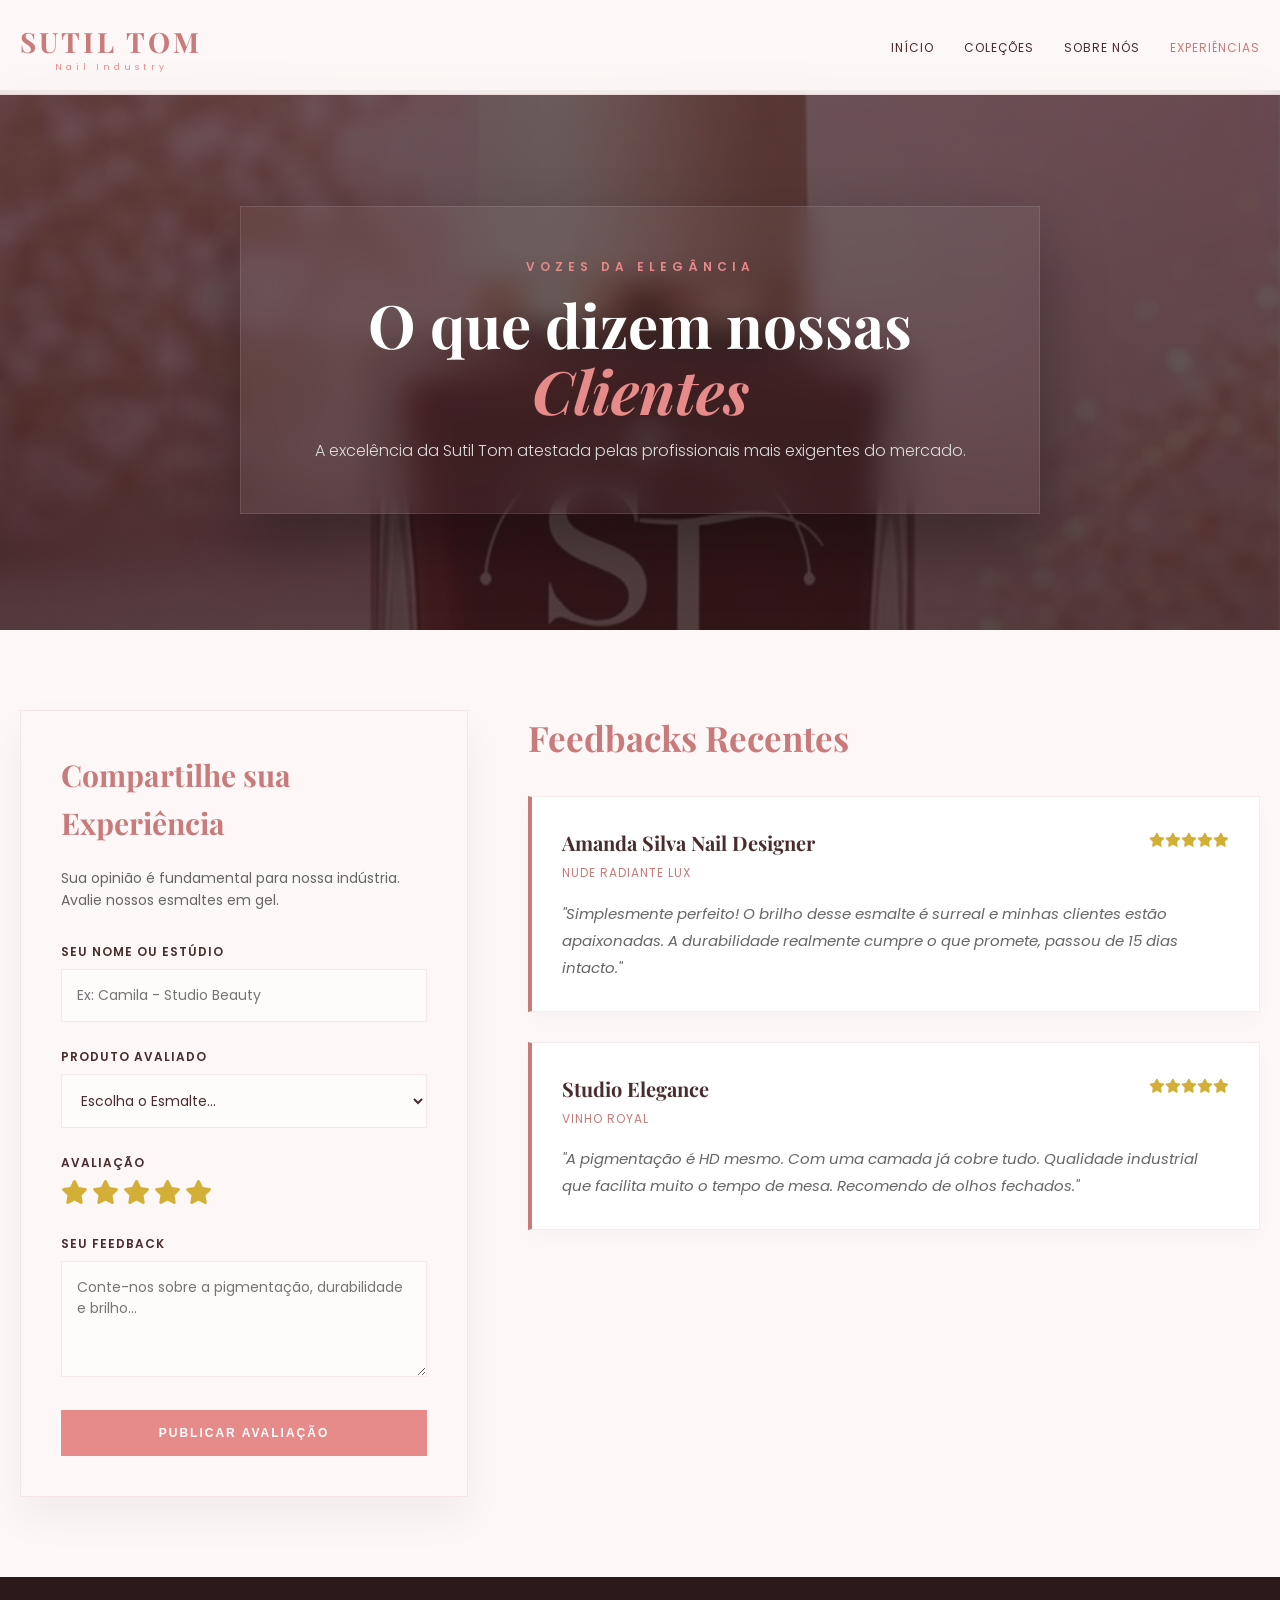
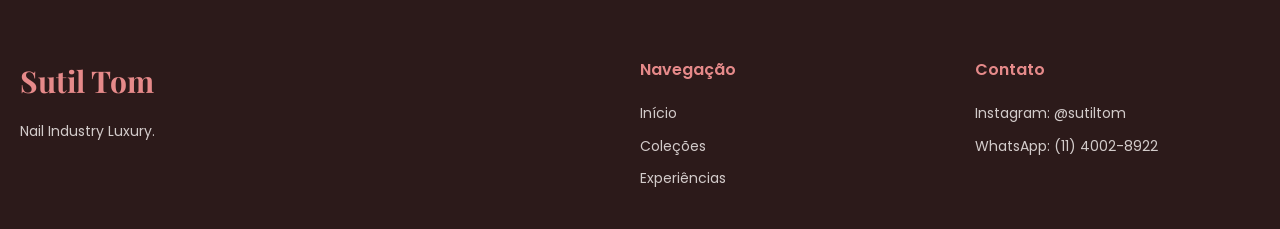
<file: avaliacoes.html>
<!DOCTYPE html>
<html lang="pt-br">
<head>
    <meta charset="UTF-8">
    <meta name="viewport" content="width=device-width, initial-scale=1.0">
    <title>Experiências | Sutil Tom</title>
    <link rel="stylesheet" href="estilo.css">
    <link rel="stylesheet" href="https://cdnjs.cloudflare.com/ajax/libs/font-awesome/6.0.0/css/all.min.css">
</head>
<body>

    <header>
        <div class="container header-flex">
            <a href="index.html" style="text-decoration: none; color: inherit;">
                <div class="logo">
                    <h1>Sutil Tom</h1>
                    <p>Nail Industry</p>
                </div>
            </a>
            <nav>
                <ul>
                    <li><a href="index.html">início</a></li>
                    <li><a href="cores.html">Coleções</a></li>
                    <li><a href="sobre.html">Sobre Nós</a></li>
                    <li><a href="avaliacoes.html" class="active">Experiências</a></li>
                </ul>
            </nav>
        </div>
    </header>

    <section class="hero-premium" style="background: linear-gradient(rgba(44, 26, 26, 0.7), rgba(44, 26, 26, 0.8)), url('imagens/WhatsApp Image 2026-03-20 at 16.04.34.jpeg') center/cover fixed; height: 60vh;">
        <div class="container" style="display: flex; flex-direction: column; justify-content: center; align-items: center; height: 100%;">
            <div class="hero-content" style="background: rgba(255, 255, 255, 0.05); border: 1px solid rgba(255,255,255,0.1); padding: 50px 30px; text-align: center; width: 100%; max-width: 800px; box-shadow: 0 30px 60px rgba(0,0,0,0.3);">
                <span class="sku-label" style="letter-spacing: 5px; color: var(--accent-rosé);">VOZES DA ELEGÂNCIA</span>
                <h2 style="font-family: 'Playfair Display', serif; font-size: clamp(35px, 6vw, 60px); color: #ffffff; margin: 15px 0;">O que dizem nossas <span>Clientes</span></h2>
                <p style="color: #dddddd; font-weight: 300;">A excelência da Sutil Tom atestada pelas profissionais mais exigentes do mercado.</p>
            </div>
        </div>
    </section>

    <section class="section-full">
        <div class="container review-container-flex">
            
            <div class="review-form-box">
                <h3 style="font-family: 'Playfair Display'; font-size: 30px; color: var(--primary-rosé); margin-bottom: 20px;">Compartilhe sua Experiência</h3>
                <p style="font-size: 14px; margin-bottom: 30px; color: #666;">Sua opinião é fundamental para nossa indústria. Avalie nossos esmaltes em gel.</p>
                
                <form id="form-avaliacao">
                    <div class="input-group">
                        <label for="nome">Seu Nome ou Estúdio</label>
                        <input type="text" id="nome" required placeholder="Ex: Camila - Studio Beauty">
                    </div>
                    
                    <div class="input-group">
                        <label for="produto">Produto Avaliado</label>
                        <select id="produto" required>
                            <option value="" disabled selected>Escolha o Esmalte...</option>
                            <option value="Nude Radiante Lux">Nude Radiante Lux</option>
                            <option value="Nude Absoluto">Nude Absoluto</option>
                            <option value="Vinho Royal">Vinho Royal</option>
                            <option value="Ametista Radiante">Ametista Radiante</option>
                            <option value="Outro (Coleção Aurora)">Coleção Aurora Boreal</option>
                        </select>
                    </div>

                    <div class="input-group">
                        <label>Avaliação</label>
                        <div class="star-rating-input" id="star-selector">
                            <i class="fas fa-star" data-value="1"></i>
                            <i class="fas fa-star" data-value="2"></i>
                            <i class="fas fa-star" data-value="3"></i>
                            <i class="fas fa-star" data-value="4"></i>
                            <i class="fas fa-star" data-value="5"></i>
                        </div>
                        <input type="hidden" id="nota" value="5" required>
                    </div>

                    <div class="input-group">
                        <label for="comentario">Seu Feedback</label>
                        <textarea id="comentario" rows="4" required placeholder="Conte-nos sobre a pigmentação, durabilidade e brilho..."></textarea>
                    </div>

                    <button type="submit" class="btn-lux" style="width: 100%; text-align: center;">Publicar Avaliação</button>
                </form>
            </div>

            <div class="review-feed">
                <div class="section-header" style="text-align: left; margin-bottom: 30px;">
                    <h2 style="font-size: 35px;">Feedbacks Recentes</h2>
                </div>
                
                <div id="lista-avaliacoes" class="reviews-grid">
                    <div class="review-card">
                        <div class="review-header">
                            <div class="reviewer-info">
                                <h4>Amanda Silva Nail Designer</h4>
                                <span>Nude Radiante Lux</span>
                            </div>
                            <div class="stars"><i class="fas fa-star"></i><i class="fas fa-star"></i><i class="fas fa-star"></i><i class="fas fa-star"></i><i class="fas fa-star"></i></div>
                        </div>
                        <p class="review-text">"Simplesmente perfeito! O brilho desse esmalte é surreal e minhas clientes estão apaixonadas. A durabilidade realmente cumpre o que promete, passou de 15 dias intacto."</p>
                    </div>

                    <div class="review-card">
                        <div class="review-header">
                            <div class="reviewer-info">
                                <h4>Studio Elegance</h4>
                                <span>Vinho Royal</span>
                            </div>
                            <div class="stars"><i class="fas fa-star"></i><i class="fas fa-star"></i><i class="fas fa-star"></i><i class="fas fa-star"></i><i class="fas fa-star"></i></div>
                        </div>
                        <p class="review-text">"A pigmentação é HD mesmo. Com uma camada já cobre tudo. Qualidade industrial que facilita muito o tempo de mesa. Recomendo de olhos fechados."</p>
                    </div>
                </div>
            </div>
        </div>
    </section>

    <footer>
        <div class="container footer-grid">
            <div class="footer-logo">
                <h2>Sutil Tom</h2>
                <p style="font-size: 14px; opacity: 0.8; margin-top: 10px;">Nail Industry Luxury.</p>
            </div>
            <div class="footer-links">
                <h4 style="color: var(--accent-rosé); margin-bottom: 20px; font-weight: 600;">Navegação</h4>
                <a href="index.html">Início</a>
                <a href="cores.html">Coleções</a>
                <a href="avaliacoes.html">Experiências</a>
            </div>
            <div class="footer-links">
                <h4 style="color: var(--accent-rosé); margin-bottom: 20px; font-weight: 600;">Contato</h4>
                <a href="#">Instagram: @sutiltom</a>
                <a href="#">WhatsApp: (11) 4002-8922</a>
            </div>
        </div>
    </footer>

    <script>
        // Lógica para selecionar as estrelas no formulário
        const stars = document.querySelectorAll('#star-selector i');
        const inputNota = document.getElementById('nota');

        stars.forEach(star => {
            star.addEventListener('click', () => {
                const value = star.getAttribute('data-value');
                inputNota.value = value;
                
                stars.forEach(s => {
                    s.classList.remove('active');
                    if (s.getAttribute('data-value') <= value) {
                        s.classList.add('active');
                    }
                });
            });
            // Inicia todas marcadas
            star.classList.add('active'); 
        });

        // Lógica para receber o formulário e criar um novo card
        const form = document.getElementById('form-avaliacao');
        const lista = document.getElementById('lista-avaliacoes');

        form.addEventListener('submit', function(e) {
            e.preventDefault(); // Impede a página de recarregar

            // Pega os valores digitados
            const nome = document.getElementById('nome').value;
            const produto = document.getElementById('produto').value;
            const nota = inputNota.value;
            const comentario = document.getElementById('comentario').value;

            // Gera as estrelas em HTML
            let starsHTML = '';
            for(let i = 0; i < 5; i++) {
                if(i < nota) starsHTML += '<i class="fas fa-star"></i>';
                else starsHTML += '<i class="far fa-star"></i>'; // estrela vazia
            }

            // Cria o novo elemento HTML do comentário
            const novoCard = document.createElement('div');
            novoCard.classList.add('review-card', 'new-review-anim');
            
            novoCard.innerHTML = `
                <div class="review-header">
                    <div class="reviewer-info">
                        <h4>${nome}</h4>
                        <span>${produto}</span>
                    </div>
                    <div class="stars">${starsHTML}</div>
                </div>
                <p class="review-text">"${comentario}"</p>
            `;

            // Adiciona o novo comentário no topo da lista
            lista.prepend(novoCard);

            // Limpa o formulário e mostra um alerta chique
            form.reset();
            stars.forEach(s => s.classList.add('active')); // reseta as estrelas
            inputNota.value = "5";
            
            alert("Muito obrigado! Sua avaliação foi adicionada ao nosso mural.");
        });
    </script>
</body>
</html>
</file>
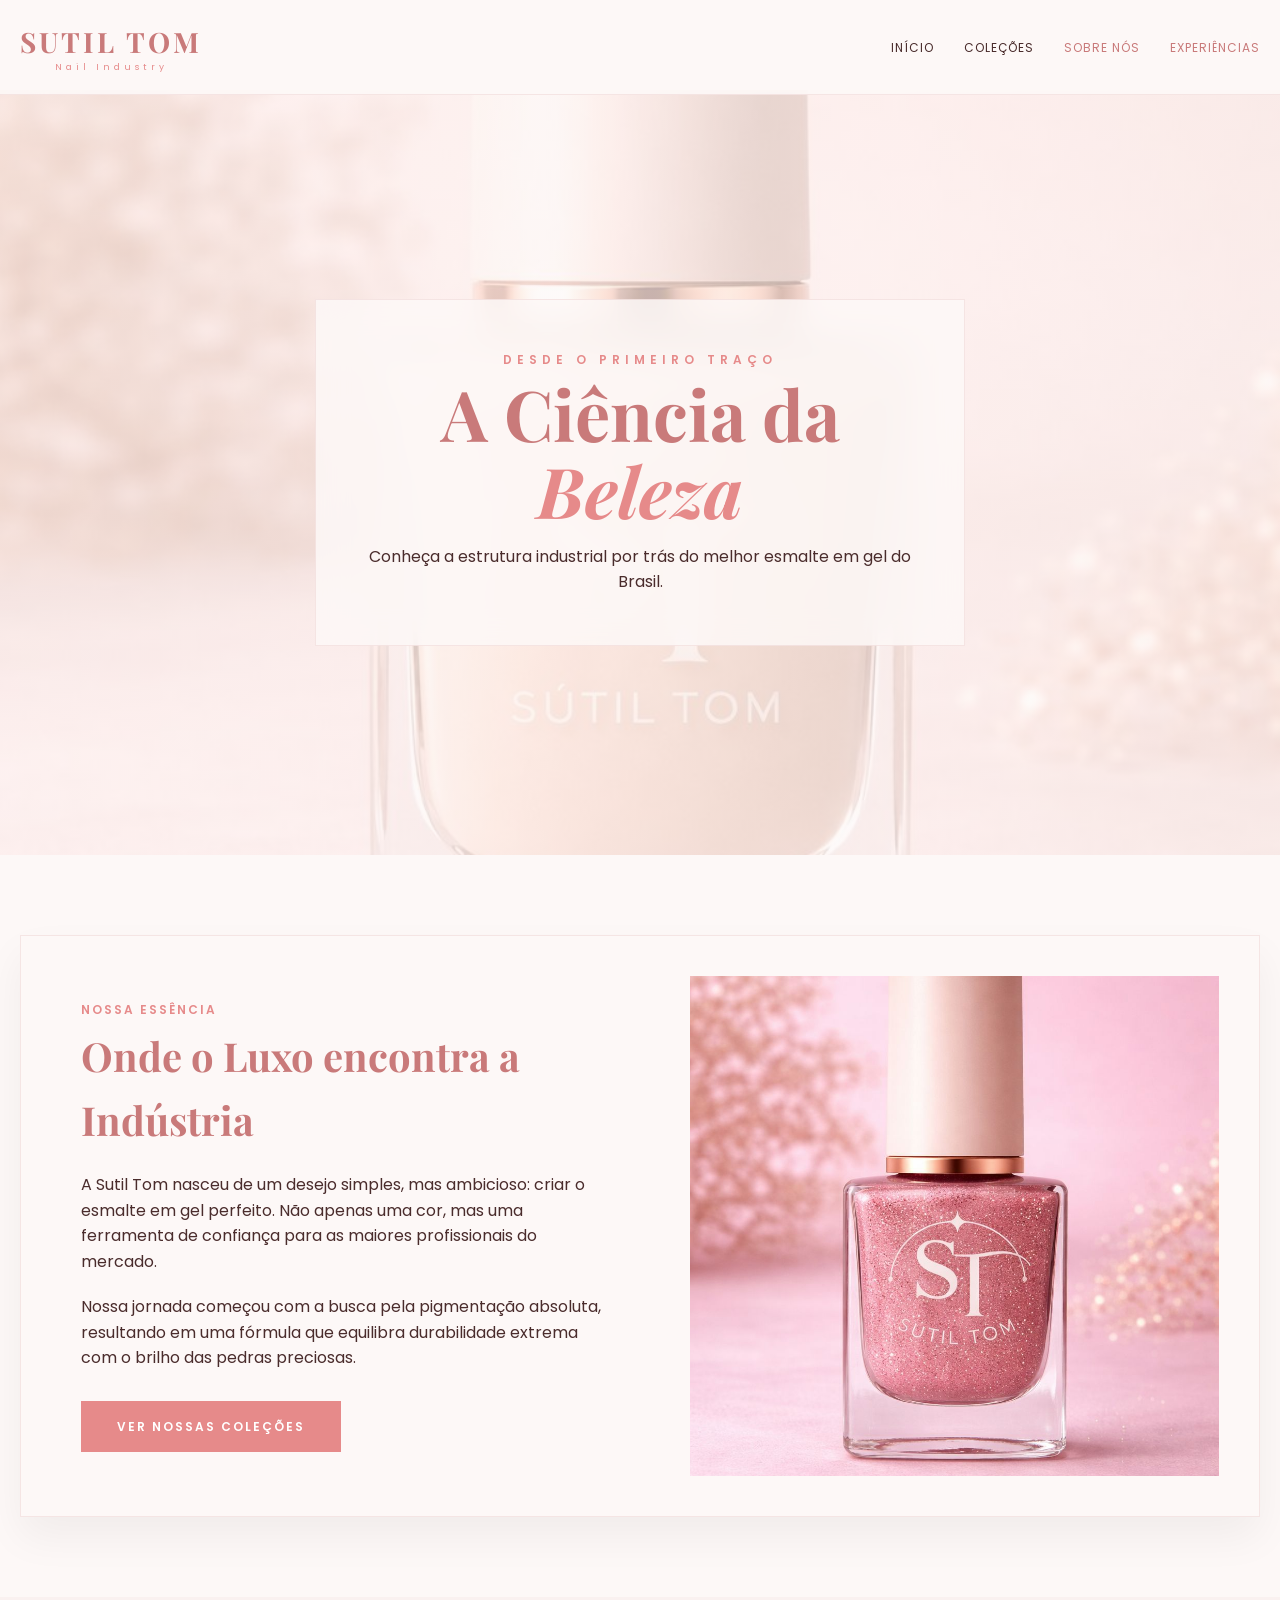
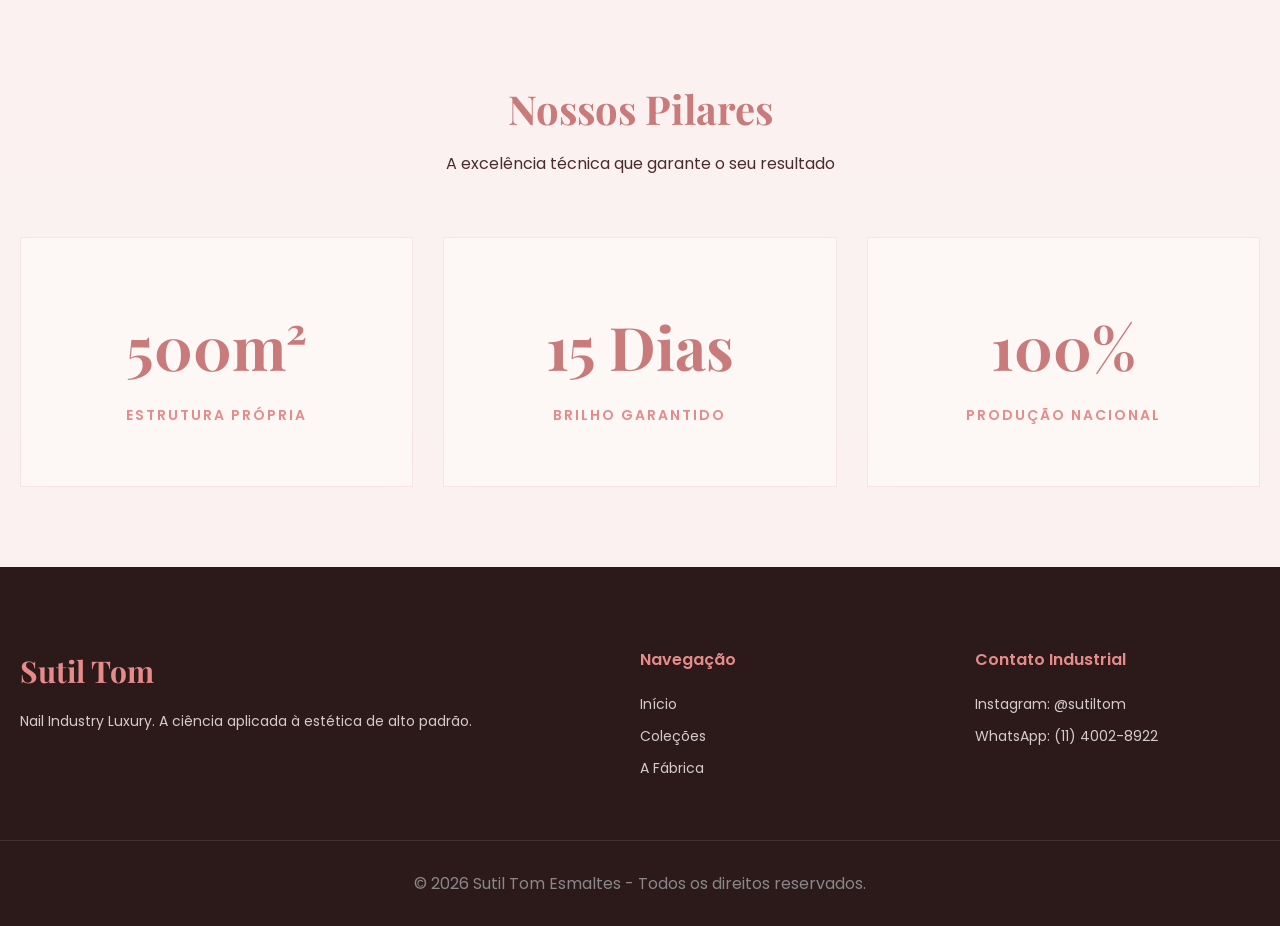
<file: sobre.html>
<!DOCTYPE html>
<html lang="pt-br">
<head>
    <meta charset="UTF-8">
    <meta name="viewport" content="width=device-width, initial-scale=1.0">
    <title>A Fábrica | Sutil Tom</title>
    <link rel="stylesheet" href="estilo.css">
</head>
<body>

    <header>
        <div class="container header-flex">
            <a href="index.html" style="text-decoration: none; color: inherit;">
                <div class="logo">
                    <h1>Sutil Tom</h1>
                    <p>Nail Industry</p>
                </div>
            </a>
            <nav>
                <ul>
                    <li><a href="index.html">início</a></li>
                    <li><a href="cores.html">Coleções</a></li>
                    <li><a href="sobre.html" class="active">Sobre Nós</a></li>
                    <li><a href="avaliacoes.html" class="active">Experiências</a></li>
                </ul>
            </nav>
        </div>
    </header>

    <section class="hero-premium" style="background: linear-gradient(rgba(253, 248, 247, 0.7), rgba(253, 248, 247, 0.7)), url('imagens/WhatsApp Image 2026-03-20 at 15.53.39.jpeg') center/cover fixed;">
        <div class="container">
            <div class="hero-content" style="margin: 0 auto;">
                <span class="sku-label" style="letter-spacing: 5px;">DESDE O PRIMEIRO TRAÇO</span>
                <h2>A Ciência da <span>Beleza</span></h2>
                <p>Conheça a estrutura industrial por trás do melhor esmalte em gel do Brasil.</p>
            </div>
        </div>
    </section>

    <section class="section-full">
        <div class="container">
            <div class="velvet-flex" style="display: flex; align-items: center; gap: 60px; background: var(--glass-bg); padding: 40px; border: 1px solid var(--glass-border); box-shadow: 0 20px 40px rgba(0,0,0,0.05);">
                <div style="flex: 1; min-width: 300px; padding: 20px;">
                    <span class="sku-label">NOSSA ESSÊNCIA</span>
                    <h3 style="font-family: 'Playfair Display'; font-size: 40px; color: var(--primary-rosé); margin-bottom: 20px;">Onde o Luxo encontra a Indústria</h3>
                    <p style="font-size: 16px; margin-bottom: 20px; color: var(--dark-text);">A Sutil Tom nasceu de um desejo simples, mas ambicioso: criar o esmalte em gel perfeito. Não apenas uma cor, mas uma ferramenta de confiança para as maiores profissionais do mercado.</p>
                    <p style="font-size: 16px; color: var(--dark-text); margin-bottom: 30px;">Nossa jornada começou com a busca pela pigmentação absoluta, resultando em uma fórmula que equilibra durabilidade extrema com o brilho das pedras preciosas.</p>
                    <a href="cores.html" class="btn-lux">Ver Nossas Coleções</a>
                </div>
                <div class="velvet-img" style="flex: 1; min-width: 300px; height: 500px;">
                    <img src="imagens/WhatsApp Image 2026-03-22 at 14.15.44.jpeg" alt="Essência Sutil Tom" style="width: 100%; height: 100%; object-fit: cover;">
                </div>
            </div>
        </div>
    </section>

    <section class="section-full" style="background: rgba(201, 122, 122, 0.05);">
        <div class="container">
            <div class="section-header">
                <h2>Nossos Pilares</h2>
                <p>A excelência técnica que garante o seu resultado</p>
            </div>
            
            <div class="product-grid">
                <div class="product-card" style="padding: 60px 20px; display: flex; flex-direction: column; justify-content: center;">
                    <h3 style="font-family: 'Playfair Display'; font-size: 60px; color: var(--primary-rosé); margin-bottom: 10px;">500m²</h3>
                    <p style="font-size: 14px; font-weight: 600; color: var(--accent-rosé); letter-spacing: 2px; text-transform: uppercase; margin: 0;">Estrutura Própria</p>
                </div>

                <div class="product-card" style="padding: 60px 20px; display: flex; flex-direction: column; justify-content: center;">
                    <h3 style="font-family: 'Playfair Display'; font-size: 60px; color: var(--primary-rosé); margin-bottom: 10px;">15 Dias</h3>
                    <p style="font-size: 14px; font-weight: 600; color: var(--accent-rosé); letter-spacing: 2px; text-transform: uppercase; margin: 0;">Brilho Garantido</p>
                </div>

                <div class="product-card" style="padding: 60px 20px; display: flex; flex-direction: column; justify-content: center;">
                    <h3 style="font-family: 'Playfair Display'; font-size: 60px; color: var(--primary-rosé); margin-bottom: 10px;">100%</h3>
                    <p style="font-size: 14px; font-weight: 600; color: var(--accent-rosé); letter-spacing: 2px; text-transform: uppercase; margin: 0;">Produção Nacional</p>
                </div>
            </div>
        </div>
    </section>

    <footer>
        <div class="container footer-grid">
            <div class="footer-logo">
                <h2>Sutil Tom</h2>
                <p style="font-size: 14px; opacity: 0.8; margin-top: 10px;">Nail Industry Luxury. A ciência aplicada à estética de alto padrão.</p>
            </div>
            <div class="footer-links">
                <h4 style="color: var(--accent-rosé); margin-bottom: 20px; font-weight: 600;">Navegação</h4>
                <a href="index.html">Início</a>
                <a href="cores.html">Coleções</a>
                <a href="sobre.html">A Fábrica</a>
            </div>
            <div class="footer-links">
                <h4 style="color: var(--accent-rosé); margin-bottom: 20px; font-weight: 600;">Contato Industrial</h4>
                <a href="#">Instagram: @sutiltom</a>
                <a href="#">WhatsApp: (11) 4002-8922</a>
            </div>
        </div>
        <div class="footer-bottom" style="text-align: center; padding-top: 30px; margin-top: 50px; border-top: 1px solid rgba(255,255,255,0.1); color: #888;">
            <p>&copy; 2026 Sutil Tom Esmaltes - Todos os direitos reservados.</p>
        </div>
    </footer>

</body>
</html>
</file>
<file: estilo.css>
@import url('https://fonts.googleapis.com/css2?family=Playfair+Display:ital,wght@0,400;0,700;1,400&family=Poppins:wght@300;400;600&display=swap');

* { margin: 0; padding: 0; box-sizing: border-box; scroll-behavior: smooth; }

:root {
    --primary-rosé: #c97a7a;
    --accent-rosé: #e68a8a;
    --dark-text: #4a2c2c;
    --bg-nude: #fdf8f7;
    --glass-bg: rgba(253, 248, 247, 0.85);
    --glass-border: rgba(201, 122, 122, 0.15);
}

body { 
    font-family: 'Poppins', sans-serif; 
    background: var(--bg-nude); 
    color: var(--dark-text); 
    line-height: 1.6; 
    padding-top: 90px; 
    overflow-x: hidden;
}

.container { max-width: 1400px; margin: 0 auto; padding: 0 20px; }

/* HEADER TRANSLÚCIDO E FIXO */
header {
    background: var(--glass-bg);
    backdrop-filter: blur(20px);
    -webkit-backdrop-filter: blur(20px);
    position: fixed;
    width: 100%; top: 0; z-index: 1000;
    padding: 20px 0;
    border-bottom: 1px solid var(--glass-border);
}

.header-flex { display: flex; justify-content: space-between; align-items: center; }

.logo h1 { font-family: 'Playfair Display', serif; color: var(--primary-rosé); font-size: 28px; text-transform: uppercase; letter-spacing: 3px; }
.logo p { font-size: 9px; letter-spacing: 4px; color: var(--accent-rosé); text-align: center; margin-top: -5px; }

nav ul { display: flex; list-style: none; gap: 30px; }
nav ul li a { text-decoration: none; color: var(--dark-text); font-size: 12px; text-transform: uppercase; letter-spacing: 1px; transition: 0.3s; }
nav ul li a:hover, nav ul li a.active { color: var(--primary-rosé); }

/* HERO (BANNER PRINCIPAL) */
.hero-premium {
    height: 85vh;
    display: flex; align-items: center; justify-content: center;
    background: linear-gradient(rgba(253, 248, 247, 0.5), rgba(253, 248, 247, 0.5)), 
                url('imagens/imagem_2026-03-22_224519504.jpg') center/cover fixed;
    text-align: center;
}
.hero-content { background: var(--glass-bg); backdrop-filter: blur(15px); padding: 50px; border: 1px solid var(--glass-border); width: 90%; max-width: 800px; }
.hero-content h2 { font-family: 'Playfair Display', serif; font-size: clamp(35px, 6vw, 70px); color: var(--primary-rosé); margin-bottom: 15px; line-height: 1.1; }
.hero-content h2 span { font-style: italic; color: var(--accent-rosé); }

/* SEÇÕES E GRIDS */
.section-full { padding: 80px 0; }
.section-header { text-align: center; margin-bottom: 60px; }
.section-header h2 { font-family: 'Playfair Display', serif; font-size: 40px; color: var(--primary-rosé); margin-bottom: 10px; }
.sku-label { font-size: 12px; font-weight: 600; color: var(--accent-rosé); letter-spacing: 2px; display: block; margin-bottom: 5px;}

.product-grid { display: grid; grid-template-columns: repeat(3, 1fr); gap: 30px; }

/* CARDS COM EFEITO VIDRO */
.product-card { 
    background: var(--glass-bg); 
    backdrop-filter: blur(10px);
    border: 1px solid var(--glass-border); 
    transition: 0.4s; 
    text-align: center; 
}
.product-card:hover { transform: translateY(-10px); box-shadow: 0 20px 40px rgba(0,0,0,0.08); border-color: var(--primary-rosé); }
.product-img { height: 400px; overflow: hidden; background: rgba(253, 248, 247, 0.4); }
.product-img img { width: 100%; height: 100%; object-fit: cover; transition: 0.8s; }
.product-card:hover .product-img img { transform: scale(1.05); }
.product-info { padding: 30px; }
.product-info h3 { font-family: 'Playfair Display', serif; font-size: 24px; color: var(--dark-text); margin: 10px 0; }
.product-info p { font-size: 14px; margin-bottom: 20px; color: #666; }
.price-row { display: flex; justify-content: space-between; align-items: center; margin-top: 20px; padding-top: 20px; border-top: 1px solid var(--glass-border); }
.price { font-size: 20px; font-weight: 600; color: var(--dark-text); }

/* BOTÕES */
.btn-lux {
    background: var(--accent-rosé); color: #fff; padding: 15px 35px;
    text-decoration: none; display: inline-block; font-size: 12px; letter-spacing: 2px; text-transform: uppercase; font-weight: 600; border: 1px solid var(--accent-rosé); transition: 0.3s; cursor: pointer;
}
.btn-lux:hover { background: transparent; color: var(--accent-rosé); }
.btn-small { padding: 10px 20px; font-size: 11px; }

/* FOOTER */
footer { background: #2c1a1a; color: #fdf8f7; padding: 80px 0 30px; }
.footer-grid { display: grid; grid-template-columns: 2fr 1fr 1fr; gap: 50px; }
.footer-logo h2 { font-family: 'Playfair Display', serif; font-size: 30px; color: var(--accent-rosé); margin-bottom: 15px; }
.footer-links a, .footer-social p { color: #fdf8f7; text-decoration: none; display: block; margin-bottom: 10px; font-size: 14px; opacity: 0.8; transition: 0.3s; }
.footer-links a:hover { opacity: 1; color: var(--accent-rosé); }

/* POP-UP (MODAL BASE) */
.modal-detalhe {
    display: none; position: fixed; top: 0; left: 0; width: 100%; height: 100%;
    background: rgba(74, 44, 44, 0.9); z-index: 2000; align-items: center; justify-content: center; backdrop-filter: blur(10px);
}
.modal-detalhe.active { display: flex; }
.modal-content { background: #fff; display: flex; position: relative; max-width: 1000px; width: 90%; max-height: 90vh; }
.modal-fechar { position: absolute; right: 20px; top: 10px; font-size: 40px; cursor: pointer; color: var(--primary-rosé); z-index: 10; line-height: 1; }
.modal-lado-esq { flex: 1; height: 500px; }
.modal-lado-esq img { width: 100%; height: 100%; object-fit: cover; }
.modal-lado-dir { flex: 1; padding: 50px; display: flex; flex-direction: column; justify-content: center; }

/* ==========================================
   NOVAS REGRAS PARA A PÁGINA DE AVALIAÇÕES
   ========================================== */

.review-container-flex {
    display: flex;
    gap: 60px;
    align-items: flex-start;
}

.review-form-box {
    flex: 1;
    background: var(--glass-bg);
    backdrop-filter: blur(15px);
    border: 1px solid var(--glass-border);
    padding: 40px;
    position: sticky;
    top: 120px;
    box-shadow: 0 20px 40px rgba(0,0,0,0.05);
}

.review-feed {
    flex: 2;
}

.input-group {
    margin-bottom: 25px;
}

.input-group label {
    display: block;
    font-size: 12px;
    text-transform: uppercase;
    letter-spacing: 1px;
    color: var(--dark-text);
    margin-bottom: 8px;
    font-weight: 600;
}

.input-group input, .input-group select, .input-group textarea {
    width: 100%;
    padding: 15px;
    background: rgba(255, 255, 255, 0.5);
    border: 1px solid var(--glass-border);
    color: var(--dark-text);
    font-family: 'Poppins', sans-serif;
    font-size: 14px;
    outline: none;
    transition: 0.3s;
}

.input-group input:focus, .input-group select:focus, .input-group textarea:focus {
    border-color: var(--primary-rosé);
    background: #fff;
}

/* Estrelas do Formulário */
.star-rating-input i {
    color: #ccc;
    font-size: 24px;
    cursor: pointer;
    transition: 0.2s;
}
.star-rating-input i.active {
    color: #D4AF37; /* Dourado luxuoso */
}

/* Cards de Comentários */
.reviews-grid {
    display: flex;
    flex-direction: column;
    gap: 30px;
}

.review-card {
    background: #fff;
    padding: 30px;
    border: 1px solid var(--glass-border);
    box-shadow: 0 10px 20px rgba(0,0,0,0.02);
    border-left: 4px solid var(--primary-rosé);
}

.review-header {
    display: flex;
    justify-content: space-between;
    align-items: flex-start;
    margin-bottom: 15px;
}

.reviewer-info h4 {
    font-family: 'Playfair Display';
    font-size: 20px;
    color: var(--dark-text);
}

.reviewer-info span {
    font-size: 12px;
    color: var(--primary-rosé);
    text-transform: uppercase;
    letter-spacing: 1px;
}

.stars i {
    color: #D4AF37;
    font-size: 14px;
}

.review-text {
    font-style: italic;
    color: #666;
    font-size: 15px;
    line-height: 1.8;
}

/* Animação quando posta um novo card */
@keyframes slideDownIn {
    0% { opacity: 0; transform: translateY(-30px); }
    100% { opacity: 1; transform: translateY(0); }
}

.new-review-anim {
    animation: slideDownIn 0.8s ease-out forwards;
}

/* ==========================================
   RESPONSIVIDADE (SÓ ATIVA NO CELULAR/TABLET)
   ========================================== */
@media (max-width: 992px) {
    .product-grid { grid-template-columns: repeat(2, 1fr); }
    .footer-grid { grid-template-columns: 1fr; gap: 40px; }
    
    /* Quebra o formulário e as avaliações no celular */
    .review-container-flex { flex-direction: column; }
    .review-form-box { position: relative; top: 0; width: 100%; }
}

@media (max-width: 768px) {
    body { padding-top: 80px; }
    header .container { flex-direction: column; gap: 15px; }
    nav ul { gap: 15px; }
    nav ul li a { font-size: 10px; }
    
    .hero-premium { height: 70vh; background-attachment: scroll; }
    .hero-content { padding: 30px; }
    
    .product-grid { grid-template-columns: 1fr; }
    .product-img { height: 350px; }
    
    .velvet-flex { flex-direction: column !important; gap: 30px !important; }
    .velvet-img { height: 400px !important; }

    .modal-content { flex-direction: column; width: 95%; overflow-y: auto; }
    .modal-lado-esq { height: 350px; min-width: 100%; }
    .modal-lado-dir { padding: 30px; text-align: center; }
    .modal-lado-dir h2 { font-size: 32px !important; }
}
</file>
